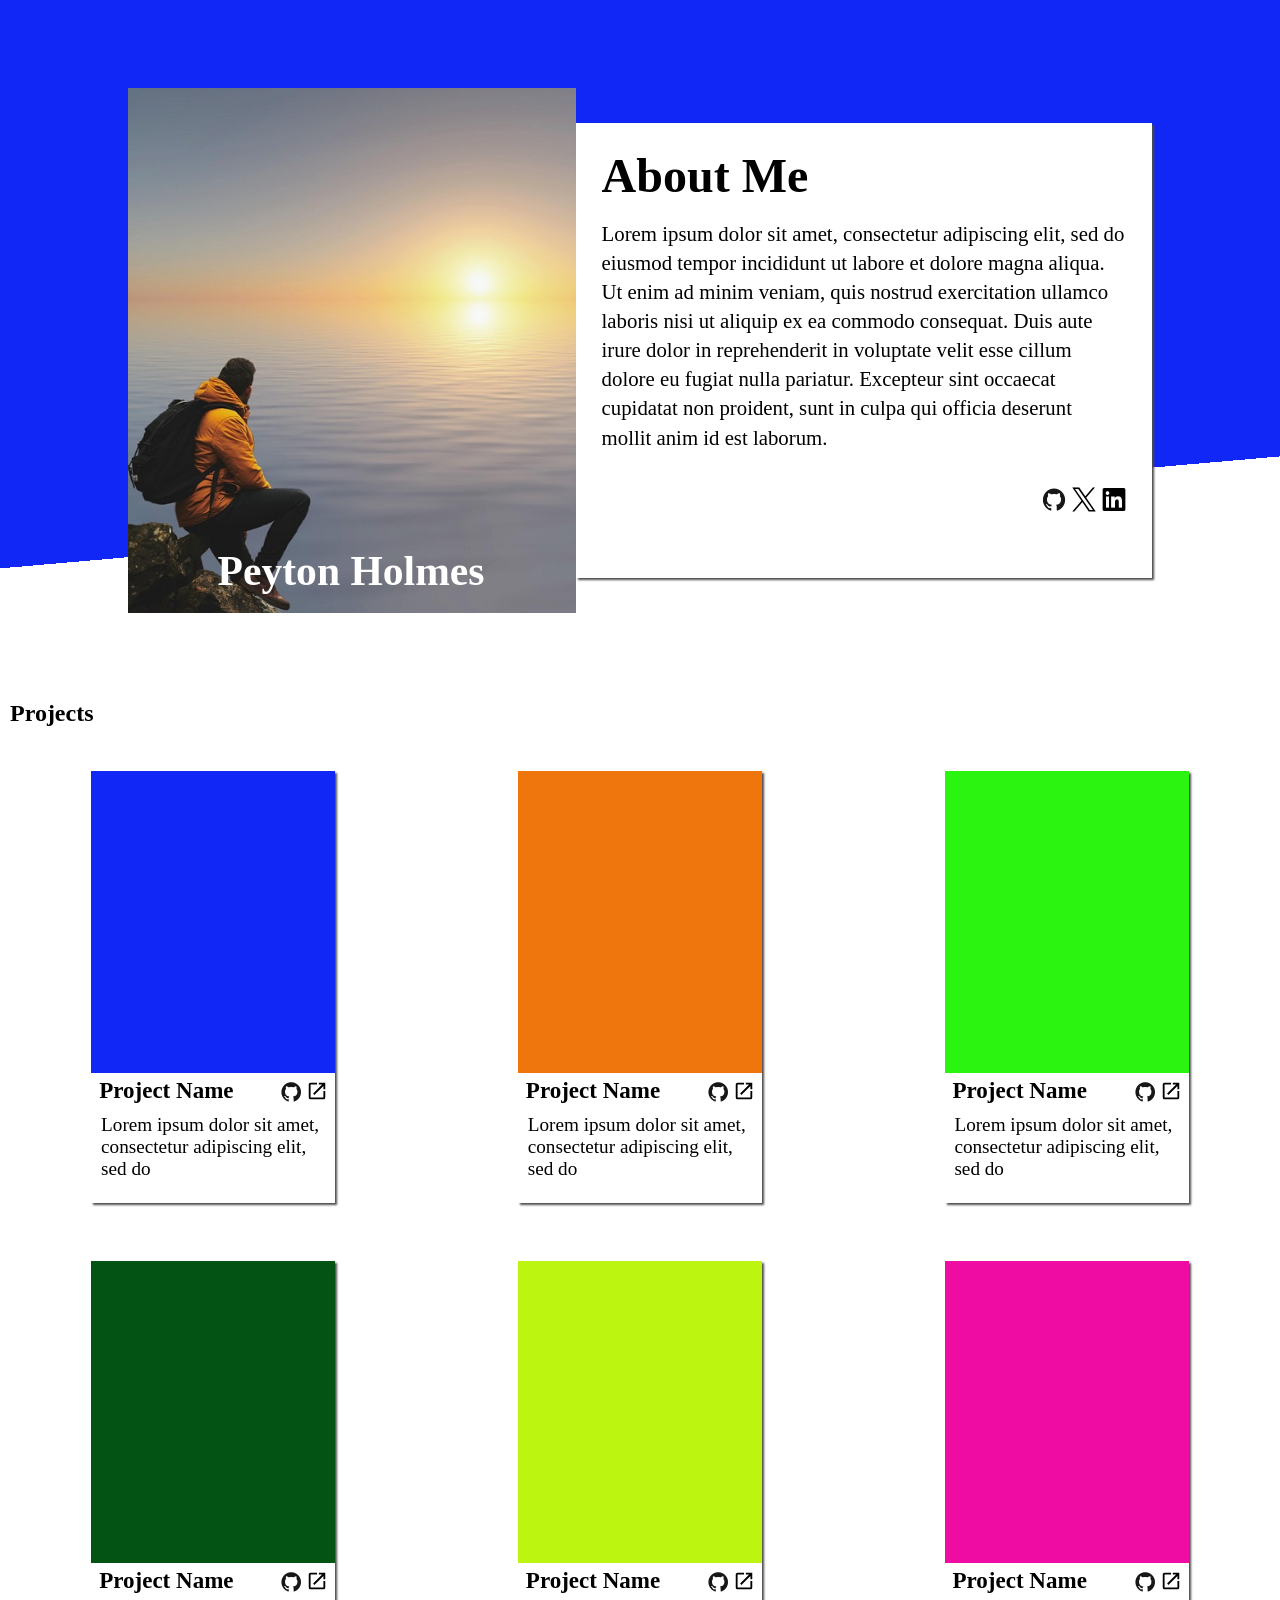
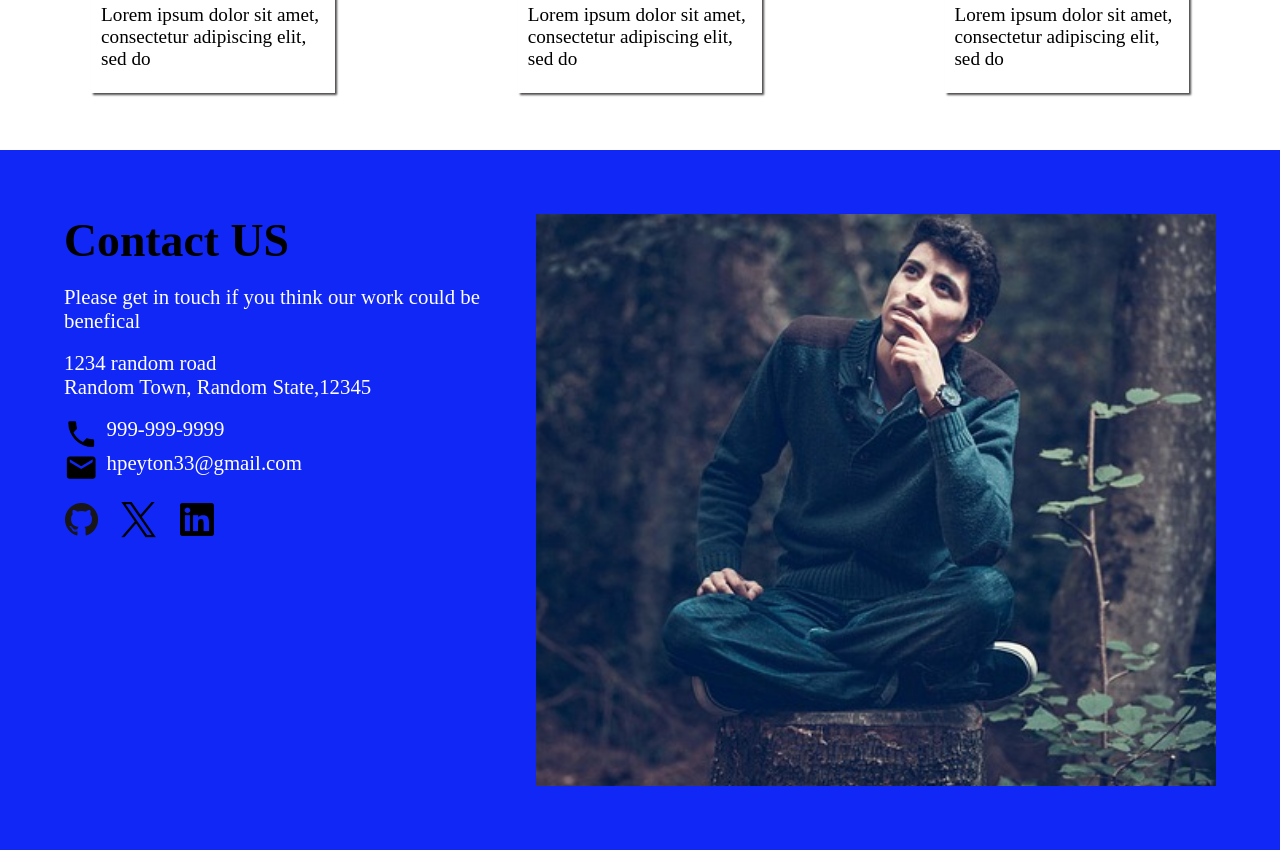
<file: index.html>
<!doctype html><html lang="en"><head><meta charset="UTF-8"><meta name="viewport" content="width=device-width,initial-scale=1"><title>Mock Portolio</title><script defer="defer" src="app.bundle.js"></script></head><body><header><picture class="picture-desktop"><source media="(max-width:650px)" srcset="1bccf05fd216ba1d3443.jpg"><source media="(max-width:1050px)" srcset="a8cd543f234674c13169.jpg"><img src="a8158f188c863b4bb228.jpg" alt="Flowers"></picture><div><picture class="picture-tablet"><source media="(max-width:650px)" srcset="1bccf05fd216ba1d3443.jpg"><source media="(max-width:1050px)" srcset="a8cd543f234674c13169.jpg"><img src="a8158f188c863b4bb228.jpg" alt="Flowers"></picture><h1 class="title">Peyton Holmes</h1><h2>About Me</h2><p>Lorem ipsum dolor sit amet, consectetur adipiscing elit, sed do eiusmod tempor incididunt ut labore et dolore magna aliqua. Ut enim ad minim veniam, quis nostrud exercitation ullamco laboris nisi ut aliquip ex ea commodo consequat. Duis aute irure dolor in reprehenderit in voluptate velit esse cillum dolore eu fugiat nulla pariatur. Excepteur sint occaecat cupidatat non proident, sunt in culpa qui officia deserunt mollit anim id est laborum.</p><div class="icon-holder"><i class="devicon-github-original colored" id="github"></i> <i class="devicon-twitter-original" id="twitter"></i> <i class="devicon-linkedin-plain" id="linkedin"></i></div></div></header><main><h2>Projects</h2><section><section class="card one"><div class="background"></div><div class="card-bottom"><div class="card-name"><h3>Project Name</h3><i class="devicon-github-original colored"></i><i class="open-new"></i></div><p class="cardtext">Lorem ipsum dolor sit amet, consectetur adipiscing elit, sed do</p></div></section><section class="card two"><div class="background"></div><div><div class="card-name"><h3>Project Name</h3><i class="devicon-github-original colored"></i><i class="open-new"></i></div><p class="cardtext">Lorem ipsum dolor sit amet, consectetur adipiscing elit, sed do</p></div></section><section class="card three"><div class="background"></div><div><div class="card-name"><h3>Project Name</h3><i class="devicon-github-original colored"></i><i class="open-new"></i></div><p class="cardtext">Lorem ipsum dolor sit amet, consectetur adipiscing elit, sed do</p></div></section><section class="card four"><div class="background"></div><div><div class="card-name"><h3>Project Name</h3><i class="devicon-github-original colored"></i><i class="open-new"></i></div><p class="cardtext">Lorem ipsum dolor sit amet, consectetur adipiscing elit, sed do</p></div></section><section class="card five"><div class="background"></div><div><div class="card-name"><h3>Project Name</h3><i class="devicon-github-original colored"></i><i class="open-new"></i></div><p class="cardtext">Lorem ipsum dolor sit amet, consectetur adipiscing elit, sed do</p></div></section><section class="card six"><div class="background"></div><div><div class="card-name"><h3>Project Name</h3><i class="devicon-github-original colored"></i><i class="open-new"></i></div><p class="cardtext">Lorem ipsum dolor sit amet, consectetur adipiscing elit, sed do</p></div></section></section></main><footer><section><h2>Contact US</h2><p>Please get in touch if you think our work could be benefical</p><p>1234 random road<br>Random Town, Random State,12345<br></p><div class="phone-email-holder"><div class="phone-holder"><i class="phone-icon"></i><p>999-999-9999</p></div><div class="email-holder"><i class="email-icon"></i><p>hpeyton33@gmail.com</p></div></div><div class="icon-holder-footer"><i class="devicon-github-original colored" id="github"></i> <i class="devicon-twitter-original" id="twitter"></i> <i class="devicon-linkedin-plain" id="linkedin"></i></div></section><picture class="contact-us-picture"><source media="(max-width:640px)" srcset="43b7a20c90ea61c60c0c.jpg"><source media="(max-width:1280px)" srcset="f61a0fab77df79aad95d.jpg"><img class="contact-us-image" src="f61a0fab77df79aad95d.jpg" alt="picture of a man thinking"></picture></footer></body></html>
</file>
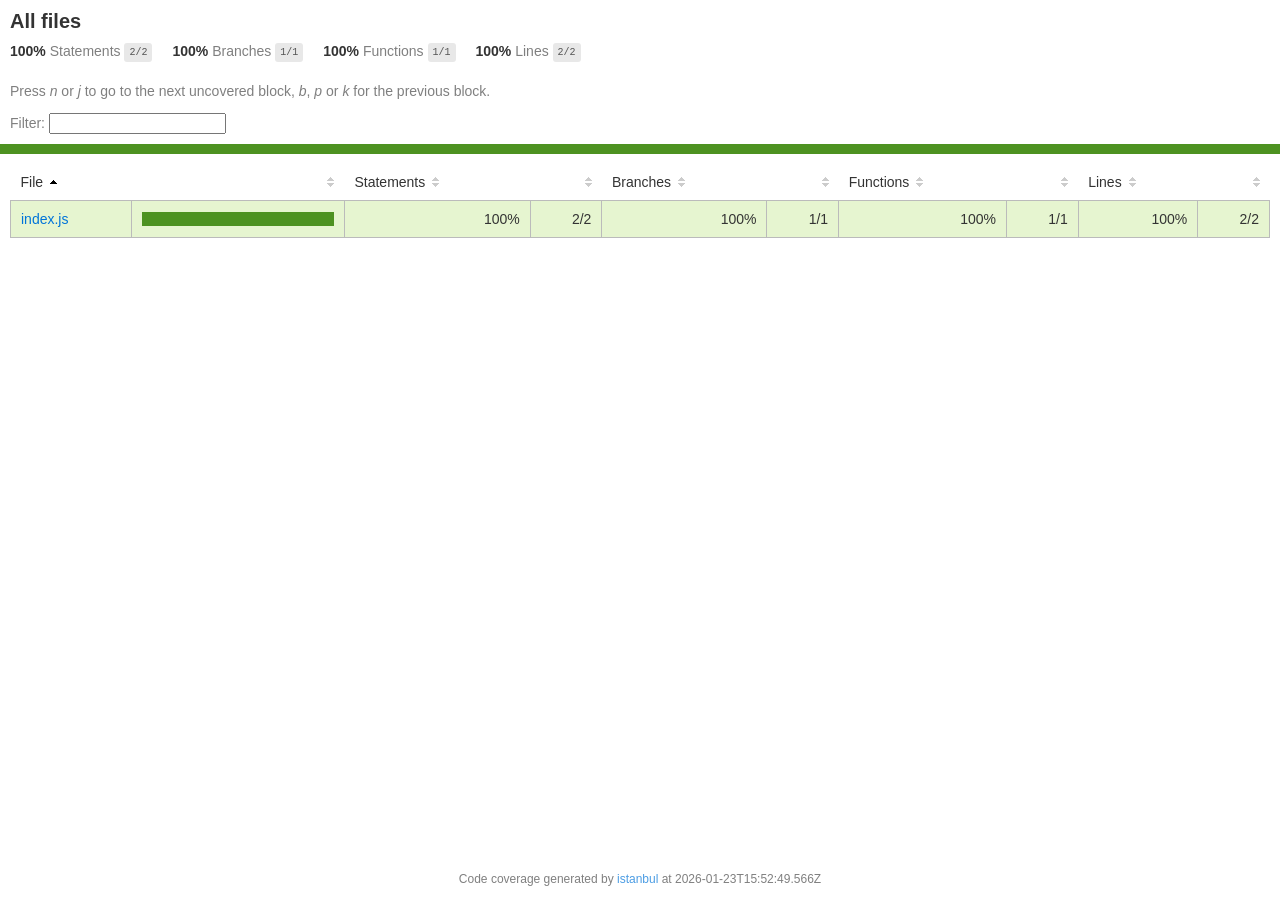
<file: coverage/lcov-report/index.html>
<!doctype html>
<html lang="en">

<head>
    <title>Code coverage report for All files</title>
    <meta charset="utf-8" />
    <link rel="stylesheet" href="prettify.css" />
    <link rel="stylesheet" href="base.css" />
    <link rel="shortcut icon" type="image/x-icon" href="favicon.png" />
    <meta name="viewport" content="width=device-width, initial-scale=1" />
    <style type='text/css'>
        .coverage-summary .sorter {
            background-image: url(sort-arrow-sprite.png);
        }
    </style>
</head>
    
<body>
<div class='wrapper'>
    <div class='pad1'>
        <h1>All files</h1>
        <div class='clearfix'>
            
            <div class='fl pad1y space-right2'>
                <span class="strong">100% </span>
                <span class="quiet">Statements</span>
                <span class='fraction'>2/2</span>
            </div>
        
            
            <div class='fl pad1y space-right2'>
                <span class="strong">100% </span>
                <span class="quiet">Branches</span>
                <span class='fraction'>1/1</span>
            </div>
        
            
            <div class='fl pad1y space-right2'>
                <span class="strong">100% </span>
                <span class="quiet">Functions</span>
                <span class='fraction'>1/1</span>
            </div>
        
            
            <div class='fl pad1y space-right2'>
                <span class="strong">100% </span>
                <span class="quiet">Lines</span>
                <span class='fraction'>2/2</span>
            </div>
        
            
        </div>
        <p class="quiet">
            Press <em>n</em> or <em>j</em> to go to the next uncovered block, <em>b</em>, <em>p</em> or <em>k</em> for the previous block.
        </p>
        <template id="filterTemplate">
            <div class="quiet">
                Filter:
                <input type="search" id="fileSearch">
            </div>
        </template>
    </div>
    <div class='status-line high'></div>
    <div class="pad1">
<table class="coverage-summary">
<thead>
<tr>
   <th data-col="file" data-fmt="html" data-html="true" class="file">File</th>
   <th data-col="pic" data-type="number" data-fmt="html" data-html="true" class="pic"></th>
   <th data-col="statements" data-type="number" data-fmt="pct" class="pct">Statements</th>
   <th data-col="statements_raw" data-type="number" data-fmt="html" class="abs"></th>
   <th data-col="branches" data-type="number" data-fmt="pct" class="pct">Branches</th>
   <th data-col="branches_raw" data-type="number" data-fmt="html" class="abs"></th>
   <th data-col="functions" data-type="number" data-fmt="pct" class="pct">Functions</th>
   <th data-col="functions_raw" data-type="number" data-fmt="html" class="abs"></th>
   <th data-col="lines" data-type="number" data-fmt="pct" class="pct">Lines</th>
   <th data-col="lines_raw" data-type="number" data-fmt="html" class="abs"></th>
</tr>
</thead>
<tbody><tr>
	<td class="file high" data-value="index.js"><a href="index.js.html">index.js</a></td>
	<td data-value="100" class="pic high">
	<div class="chart"><div class="cover-fill cover-full" style="width: 100%"></div><div class="cover-empty" style="width: 0%"></div></div>
	</td>
	<td data-value="100" class="pct high">100%</td>
	<td data-value="2" class="abs high">2/2</td>
	<td data-value="100" class="pct high">100%</td>
	<td data-value="1" class="abs high">1/1</td>
	<td data-value="100" class="pct high">100%</td>
	<td data-value="1" class="abs high">1/1</td>
	<td data-value="100" class="pct high">100%</td>
	<td data-value="2" class="abs high">2/2</td>
	</tr>

</tbody>
</table>
</div>
                <div class='push'></div><!-- for sticky footer -->
            </div><!-- /wrapper -->
            <div class='footer quiet pad2 space-top1 center small'>
                Code coverage generated by
                <a href="https://istanbul.js.org/" target="_blank" rel="noopener noreferrer">istanbul</a>
                at 2026-01-23T15:52:49.566Z
            </div>
        <script src="prettify.js"></script>
        <script>
            window.onload = function () {
                prettyPrint();
            };
        </script>
        <script src="sorter.js"></script>
        <script src="block-navigation.js"></script>
    </body>
</html>
</file>
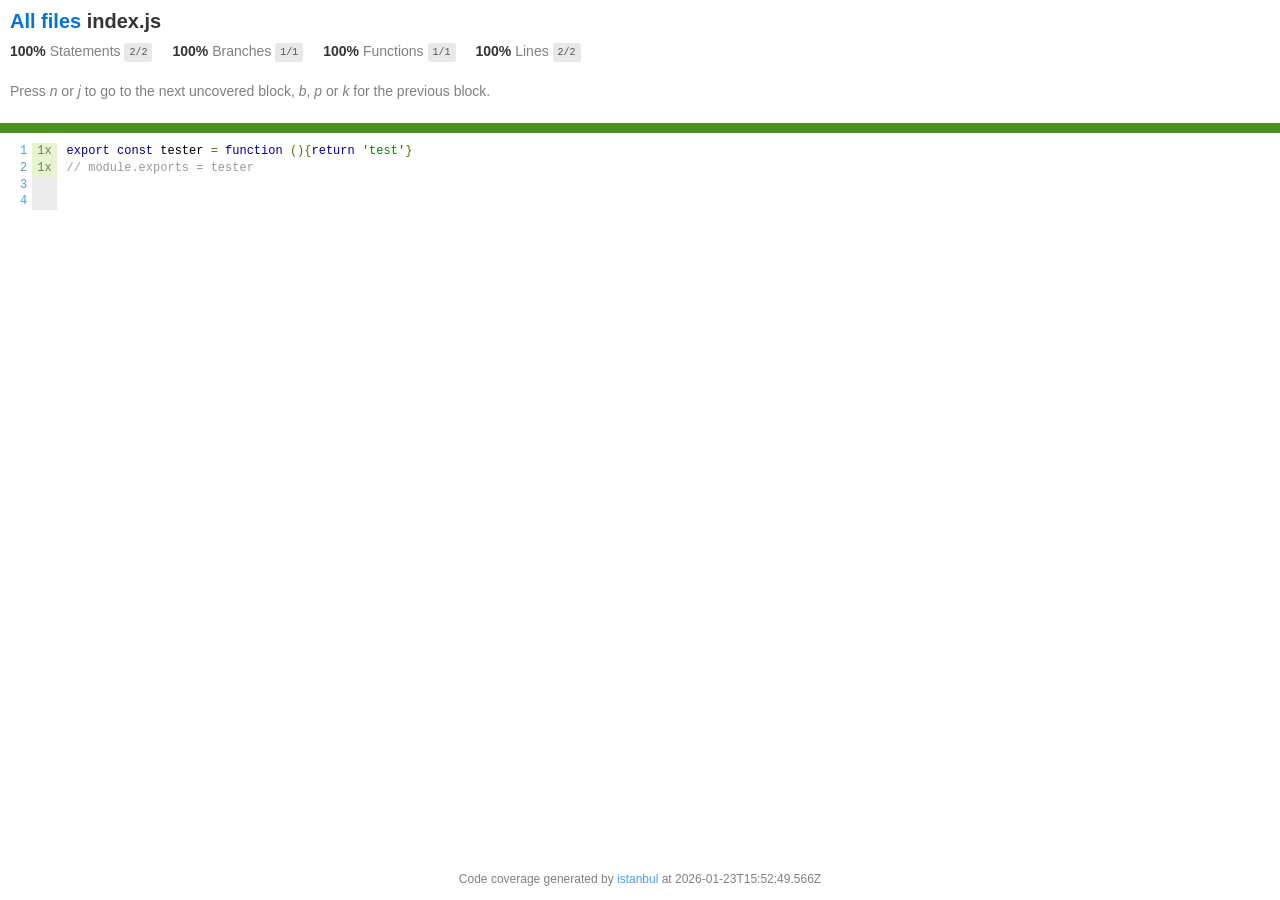
<file: coverage/lcov-report/index.js.html>
<!doctype html>
<html lang="en">

<head>
    <title>Code coverage report for index.js</title>
    <meta charset="utf-8" />
    <link rel="stylesheet" href="prettify.css" />
    <link rel="stylesheet" href="base.css" />
    <link rel="shortcut icon" type="image/x-icon" href="favicon.png" />
    <meta name="viewport" content="width=device-width, initial-scale=1" />
    <style type='text/css'>
        .coverage-summary .sorter {
            background-image: url(sort-arrow-sprite.png);
        }
    </style>
</head>
    
<body>
<div class='wrapper'>
    <div class='pad1'>
        <h1><a href="index.html">All files</a> index.js</h1>
        <div class='clearfix'>
            
            <div class='fl pad1y space-right2'>
                <span class="strong">100% </span>
                <span class="quiet">Statements</span>
                <span class='fraction'>2/2</span>
            </div>
        
            
            <div class='fl pad1y space-right2'>
                <span class="strong">100% </span>
                <span class="quiet">Branches</span>
                <span class='fraction'>1/1</span>
            </div>
        
            
            <div class='fl pad1y space-right2'>
                <span class="strong">100% </span>
                <span class="quiet">Functions</span>
                <span class='fraction'>1/1</span>
            </div>
        
            
            <div class='fl pad1y space-right2'>
                <span class="strong">100% </span>
                <span class="quiet">Lines</span>
                <span class='fraction'>2/2</span>
            </div>
        
            
        </div>
        <p class="quiet">
            Press <em>n</em> or <em>j</em> to go to the next uncovered block, <em>b</em>, <em>p</em> or <em>k</em> for the previous block.
        </p>
        <template id="filterTemplate">
            <div class="quiet">
                Filter:
                <input type="search" id="fileSearch">
            </div>
        </template>
    </div>
    <div class='status-line high'></div>
    <pre><table class="coverage">
<tr><td class="line-count quiet"><a name='L1'></a><a href='#L1'>1</a>
<a name='L2'></a><a href='#L2'>2</a>
<a name='L3'></a><a href='#L3'>3</a>
<a name='L4'></a><a href='#L4'>4</a></td><td class="line-coverage quiet"><span class="cline-any cline-yes">1x</span>
<span class="cline-any cline-yes">1x</span>
<span class="cline-any cline-neutral">&nbsp;</span>
<span class="cline-any cline-neutral">&nbsp;</span></td><td class="text"><pre class="prettyprint lang-js">export const tester = function (){return 'test'}
// module.exports = tester
&nbsp;
&nbsp;</pre></td></tr></table></pre>

                <div class='push'></div><!-- for sticky footer -->
            </div><!-- /wrapper -->
            <div class='footer quiet pad2 space-top1 center small'>
                Code coverage generated by
                <a href="https://istanbul.js.org/" target="_blank" rel="noopener noreferrer">istanbul</a>
                at 2026-01-23T15:52:49.566Z
            </div>
        <script src="prettify.js"></script>
        <script>
            window.onload = function () {
                prettyPrint();
            };
        </script>
        <script src="sorter.js"></script>
        <script src="block-navigation.js"></script>
    </body>
</html>
</file>
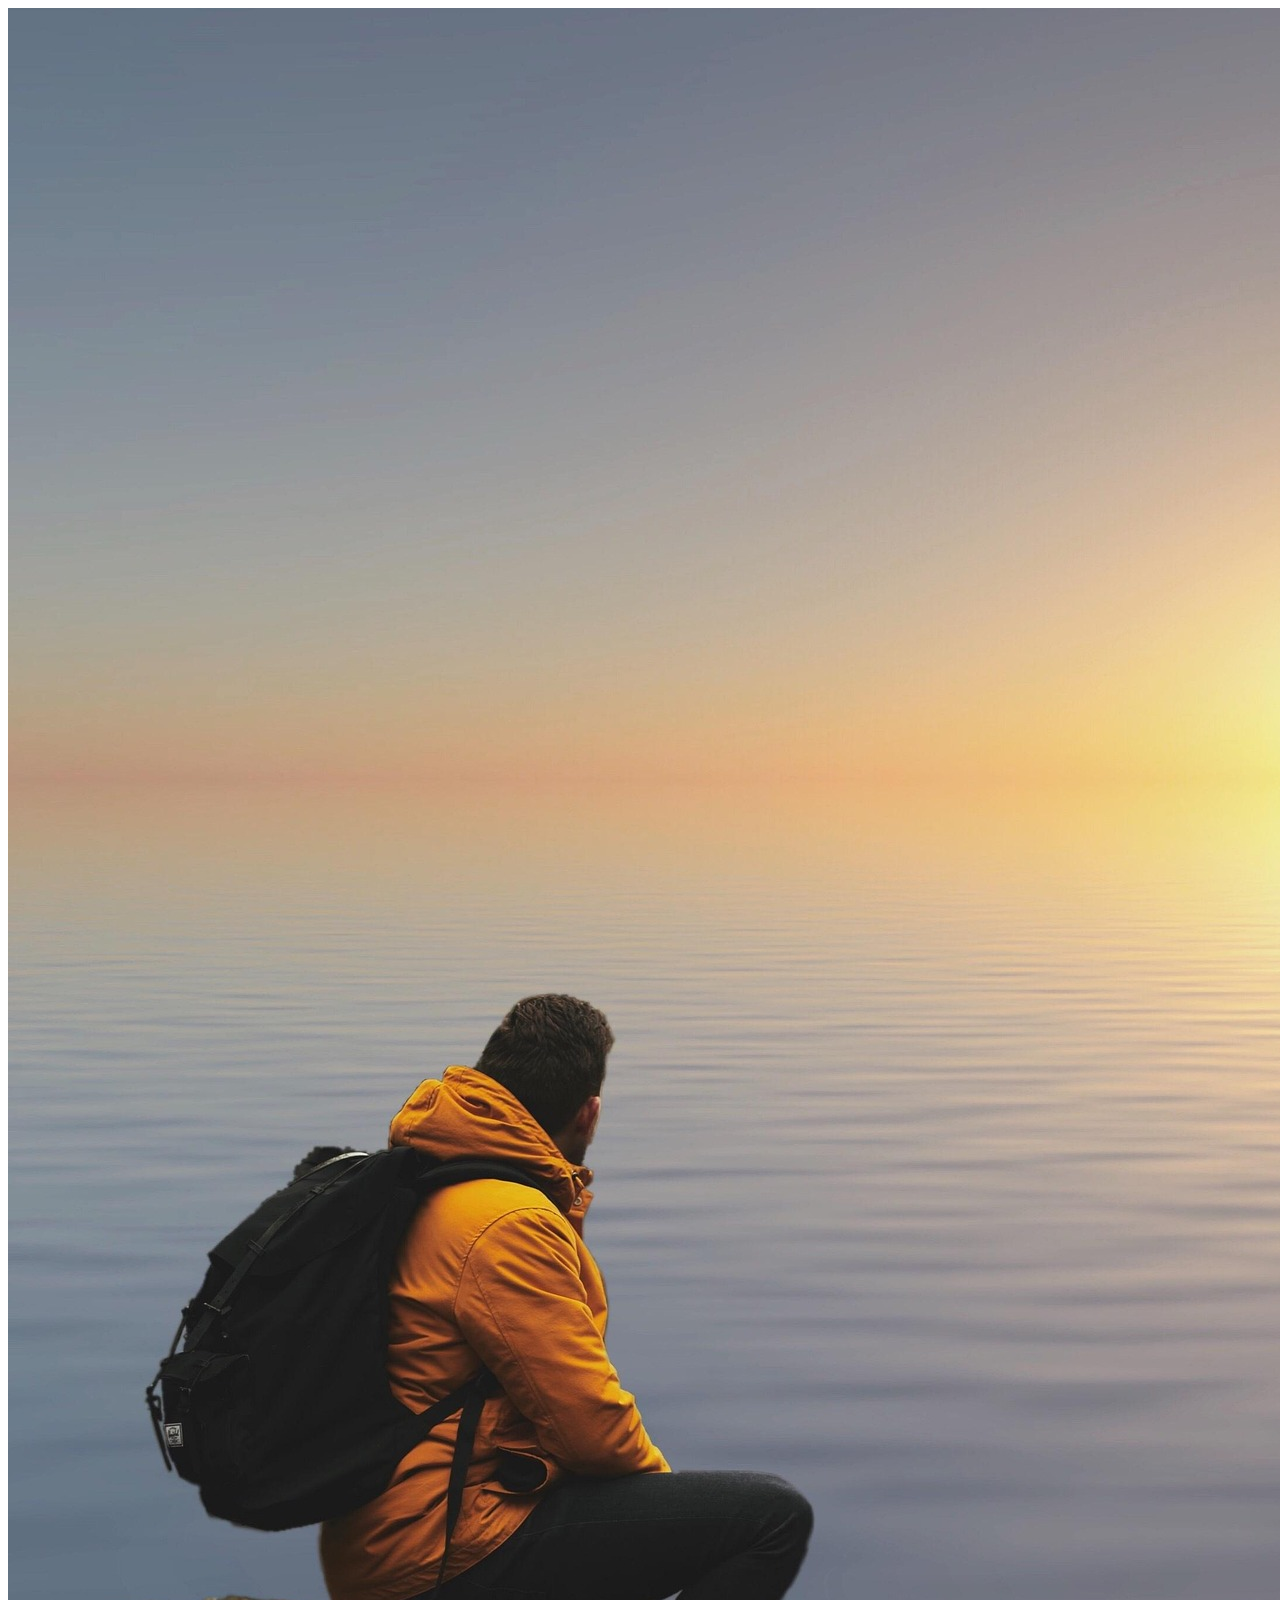
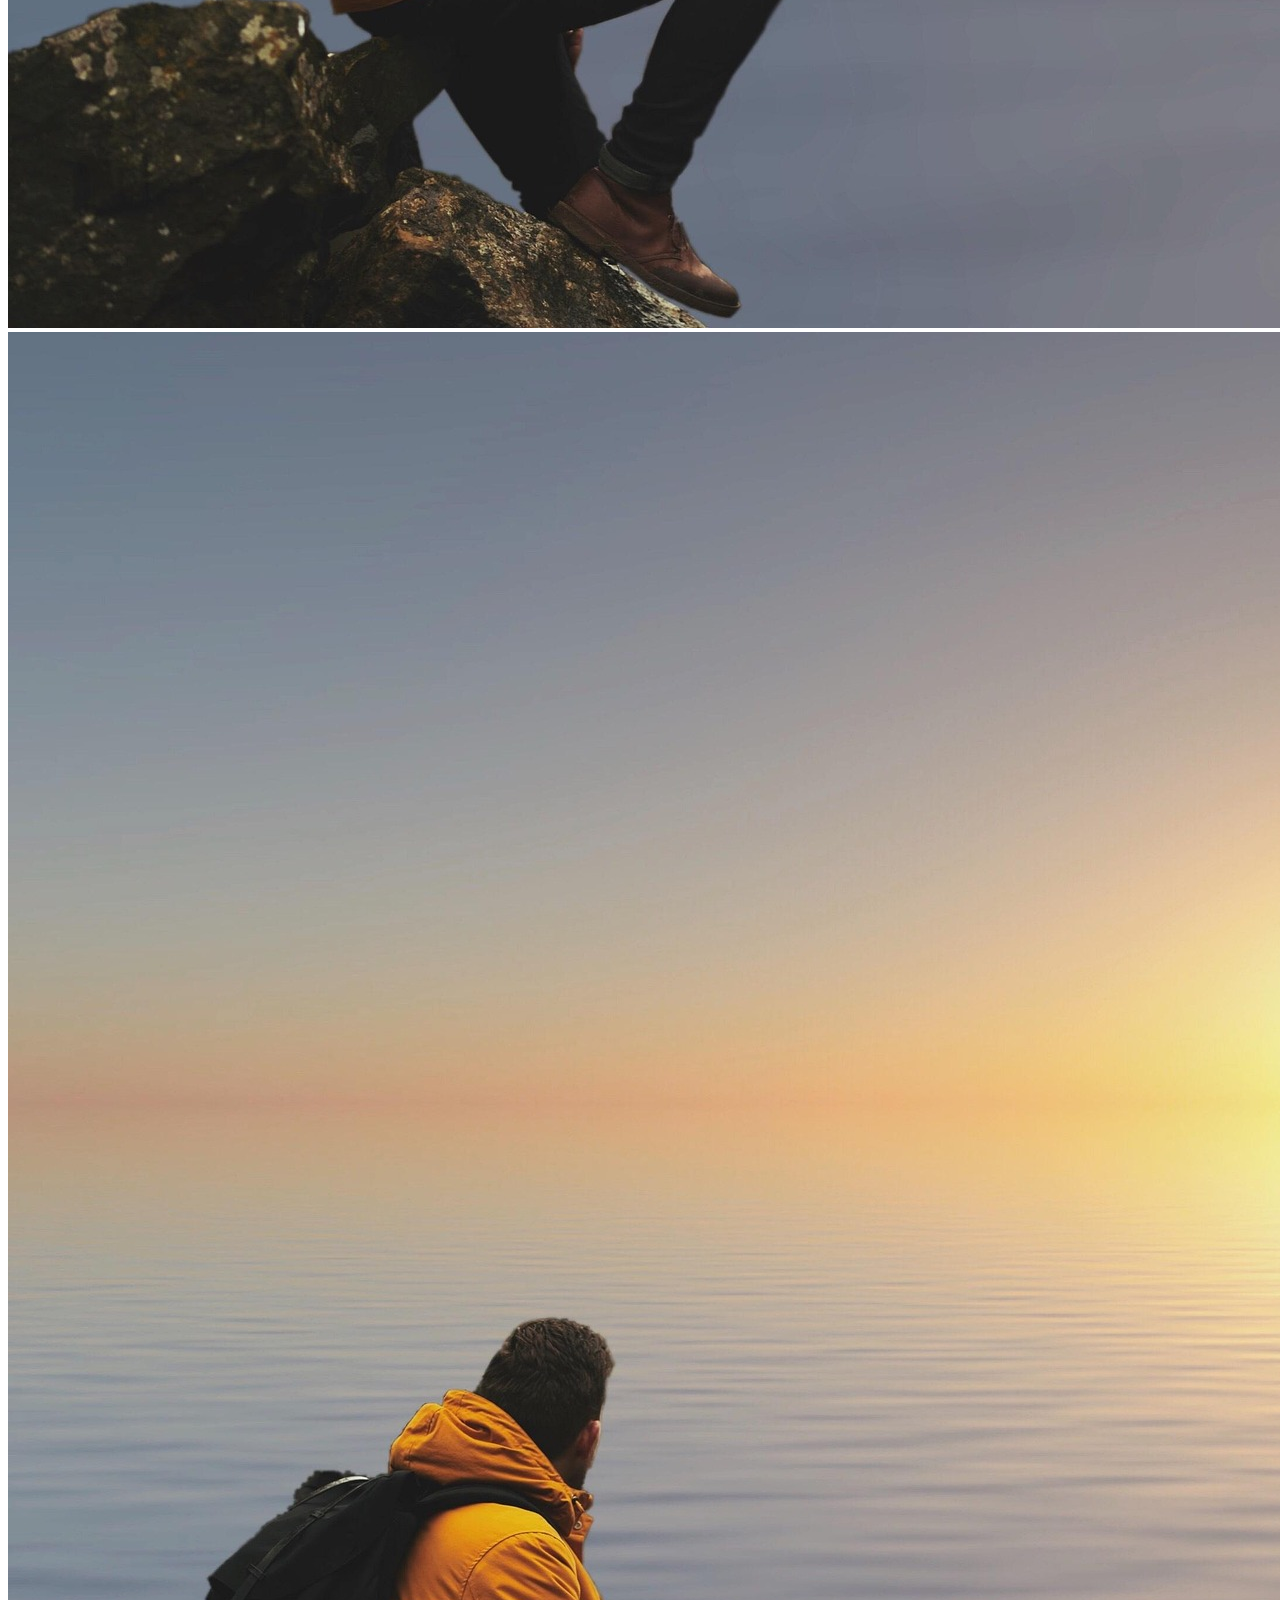
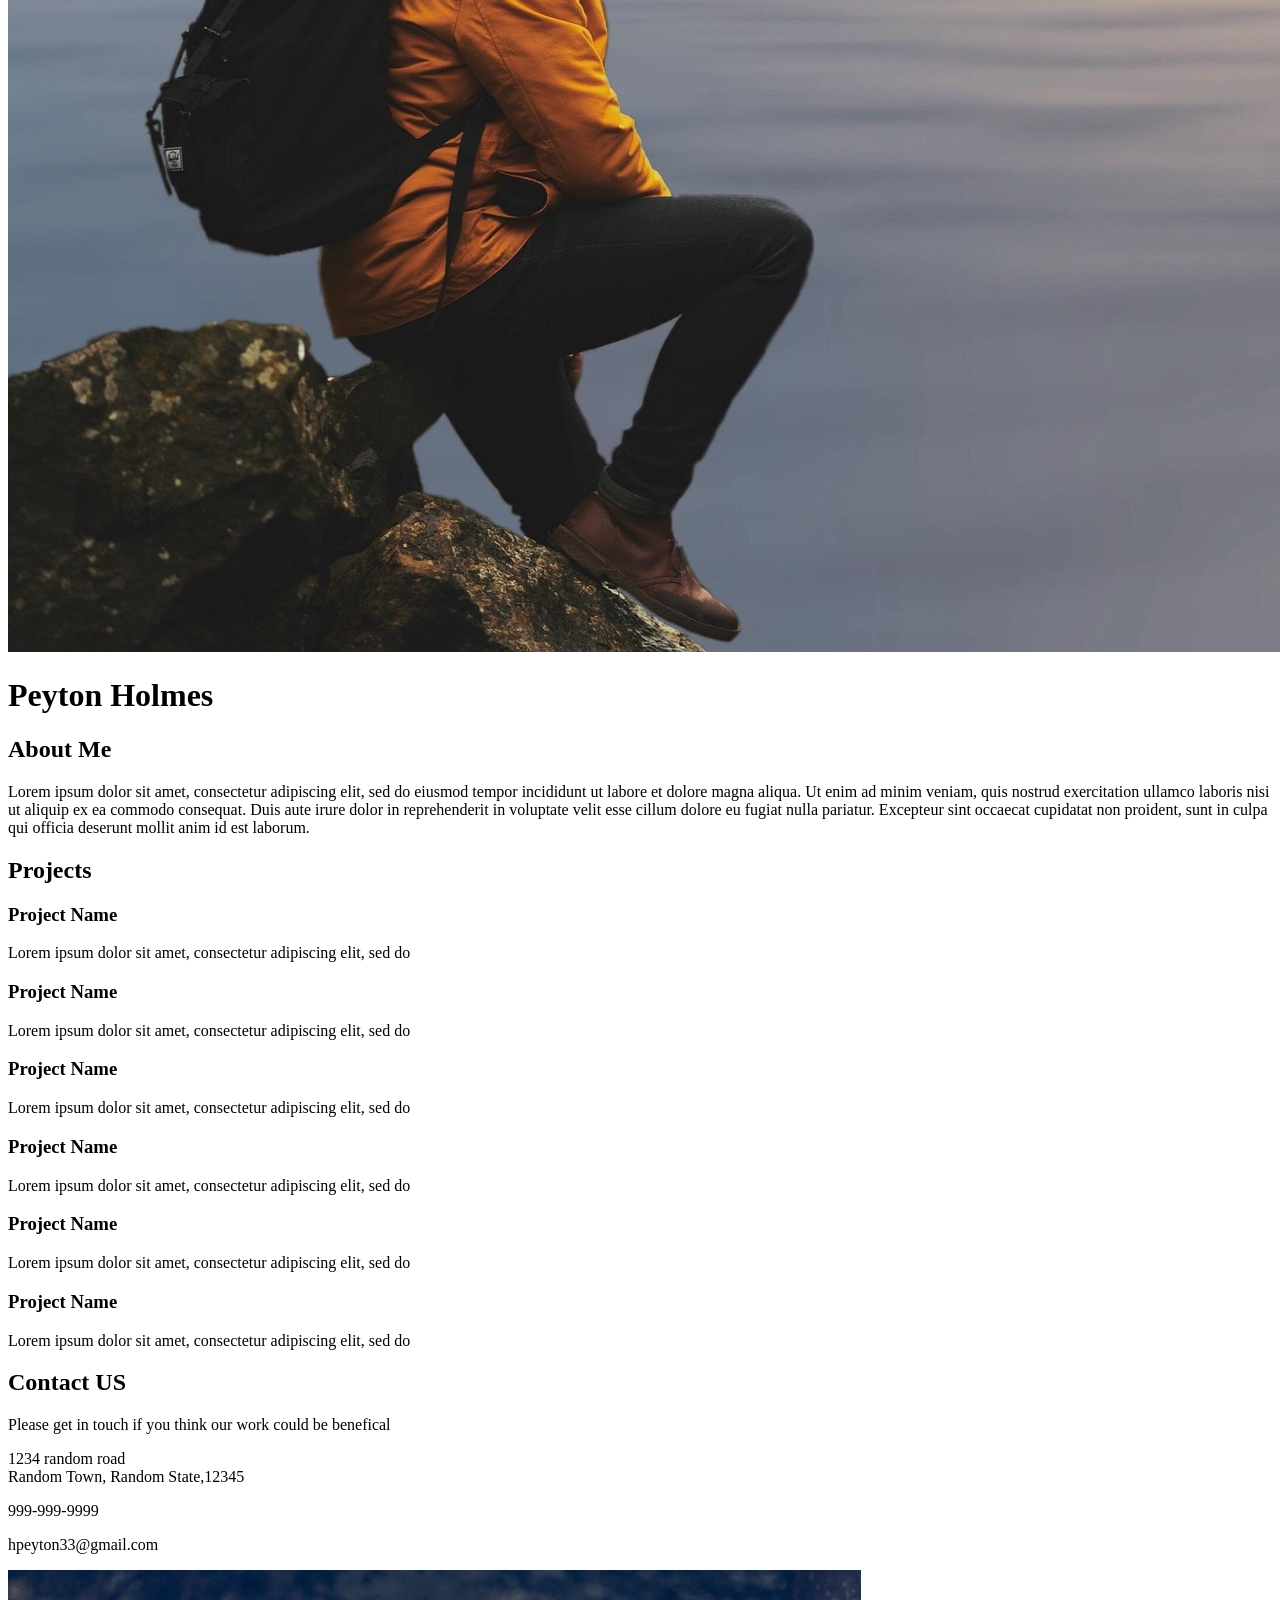
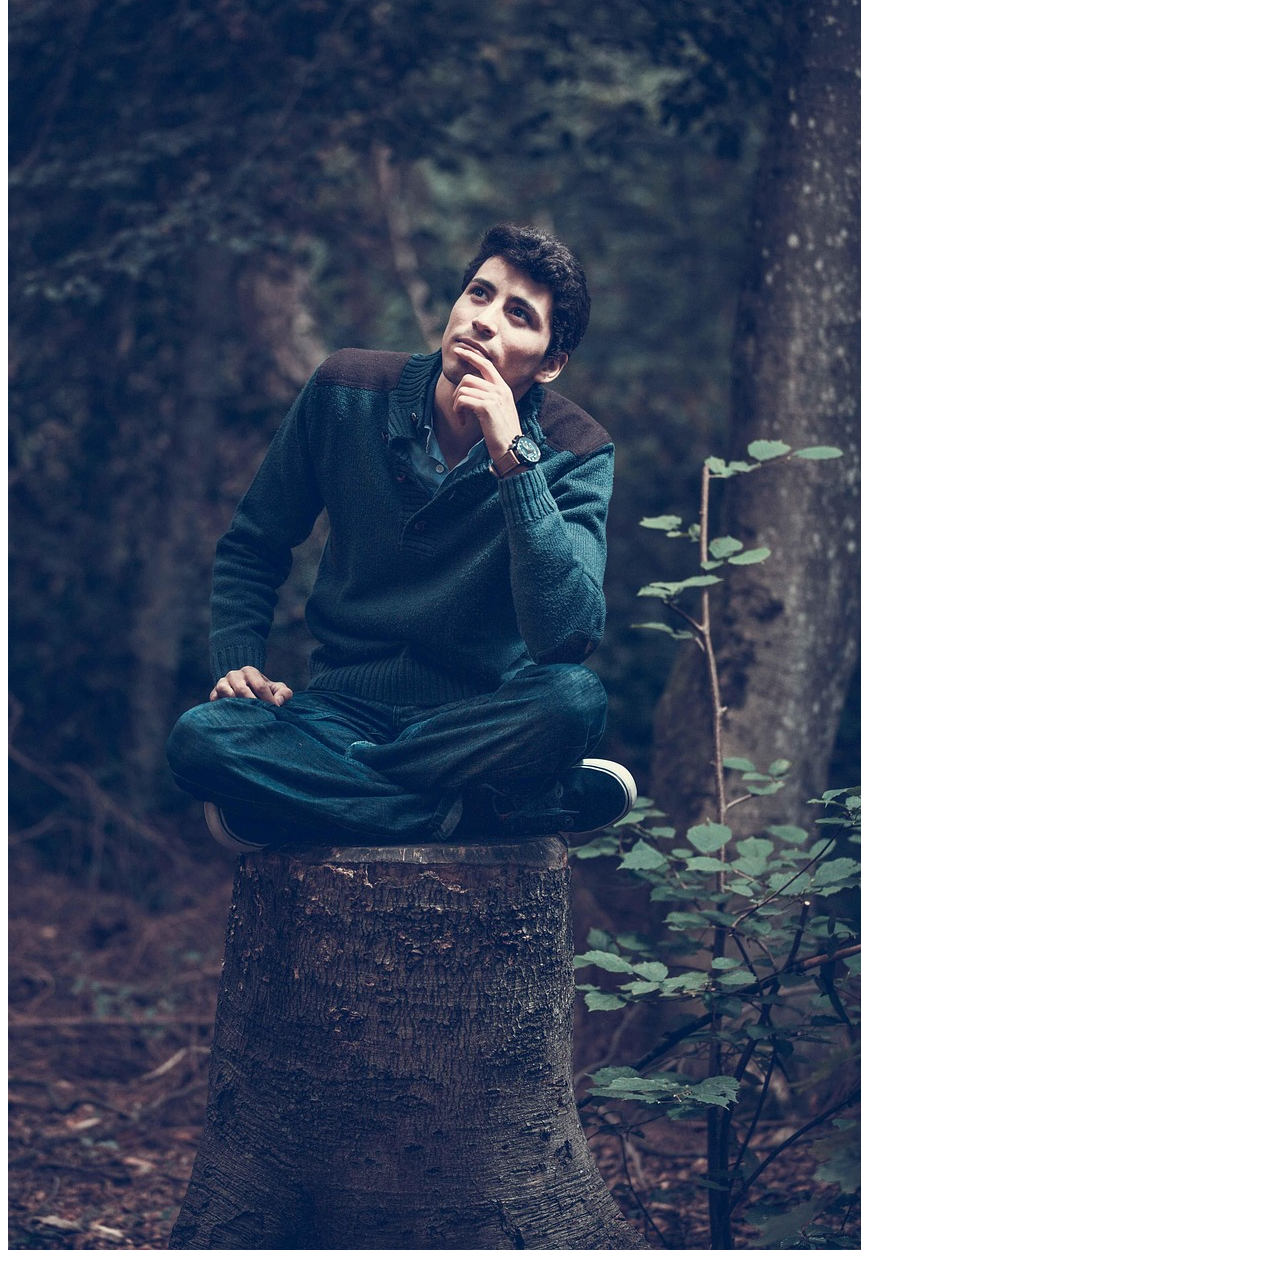
<file: src/html/template.html>
<!DOCTYPE html>
<html lang="en">
<head>
    <meta charset="UTF-8">
    <meta name="viewport" content="width=device-width, initial-scale=1.0">
    <title>Mock Portolio</title>
</head>
<body>
    <header>
        <picture class="picture-desktop">
             <source media="(max-width:650px)" srcset="../images/3205123-ocean-1919639_640.jpg">
            <source media="(max-width:1050px)" srcset="../images/3205123-ocean-1919639_1280.jpg">
            <img src="../images/3205123-ocean-1919639_1920.jpg" alt="Flowers"> 
        </picture>
        <div>
            <picture class="picture-tablet">
             <source media="(max-width:650px)" srcset="../images/3205123-ocean-1919639_640.jpg">
            <source media="(max-width:1050px)" srcset="../images/3205123-ocean-1919639_1280.jpg">
            <img src="../images/3205123-ocean-1919639_1920.jpg" alt="Flowers"> 
        </picture>
            <h1 class="title">Peyton Holmes</h1>
            <h2>About Me</h2>
            <p>Lorem ipsum dolor sit amet, consectetur adipiscing elit, sed do eiusmod tempor incididunt ut labore et dolore magna aliqua. 
            Ut enim ad minim veniam, quis nostrud exercitation ullamco laboris nisi ut aliquip ex ea commodo consequat. Duis aute irure dolor in reprehenderit in voluptate velit esse cillum dolore eu fugiat nulla pariatur. Excepteur sint occaecat cupidatat non proident, sunt in culpa qui officia deserunt mollit anim id est laborum.</p>
            <div class="icon-holder">
                <i class="devicon-github-original colored" id="github"></i>
                <i class="devicon-twitter-original" id="twitter"></i>
                <i class="devicon-linkedin-plain" id="linkedin"></i>
            </div>
        </div>
    </header>
    <main>

            <h2>Projects</h2>
            <section>    
            <section class="card one">
                <div class="background"></div>
                <div class="card-bottom">
            <div class="card-name">
                <h3>Project Name</h3>
                <i class="devicon-github-original colored"></i><i class="open-new"></i></div>
            <p class="cardtext">Lorem ipsum dolor sit amet, consectetur adipiscing elit, sed do</p>
                </div>
            </section>
            <section class="card two">
                <div class="background"></div>
                <div>
            <div class="card-name">
                <h3>Project Name</h3>
                <i class="devicon-github-original colored"></i><i class="open-new"></i></div>
            <p class="cardtext">Lorem ipsum dolor sit amet, consectetur adipiscing elit, sed do</p>
                </div>
            </section>
            <section class="card three">
                <div class="background"></div>
                <div>
            <div class="card-name">
                <h3>Project Name</h3>
                <i class="devicon-github-original colored"></i><i class="open-new"></i></div>
            <p class="cardtext">Lorem ipsum dolor sit amet, consectetur adipiscing elit, sed do</p>
                </div>
            </section>
            <section class="card four">
                <div class="background"></div>
                <div>
            <div class="card-name">
                <h3>Project Name</h3>
                <i class="devicon-github-original colored"></i><i class="open-new"></i></div>
            <p class="cardtext">Lorem ipsum dolor sit amet, consectetur adipiscing elit, sed do</p>
                </div>
            </section>
            <section class="card five">
                <div class="background"></div>
                <div>
            <div class="card-name">
                <h3>Project Name</h3>
                <i class="devicon-github-original colored"></i><i class="open-new"></i></div>
            <p class="cardtext">Lorem ipsum dolor sit amet, consectetur adipiscing elit, sed do</p>
                </div>
            </section>
            <section class="card six">
                <div class="background"></div>
                <div>
            <div class="card-name">
                <h3>Project Name</h3>
                <i class="devicon-github-original colored"></i><i class="open-new"></i></div>
            <p class="cardtext">Lorem ipsum dolor sit amet, consectetur adipiscing elit, sed do</p>
                </div>
            </section>
            </section>
    </main>
    <footer>
    <section>
        <h2>Contact US</h2>
        <p>Please get in touch if you think our work could be benefical</p>
        <p>1234 random road <br>
        Random Town, Random State,12345 <br>
        </p>
        <div class="phone-email-holder">
            <div class="phone-holder"><i class="phone-icon"></i><p>999-999-9999</p></div>
            <div class="email-holder"><i class="email-icon"></i><p>hpeyton33@gmail.com</p></div>
        </div>
        <div class="icon-holder-footer">
                <i class="devicon-github-original colored" id="github"></i>
                <i class="devicon-twitter-original" id="twitter"></i>
                <i class="devicon-linkedin-plain" id="linkedin"></i>
        </div>
    </section>
    <picture class="contact-us-picture">
         <source media="(max-width:640px)" srcset="../images/carlosalvarenga-man-1276384_640.jpg">
         <source media="(max-width:1280px)" srcset="../images/carlosalvarenga-man-1276384_1280.jpg">
         <img class="contact-us-image" src="../images/carlosalvarenga-man-1276384_1280.jpg" alt="picture of a man thinking"> 
    </picture>
    </footer>
</body>
</html>
</file>
<file: coverage/lcov-report/prettify.css>
.pln{color:#000}@media screen{.str{color:#080}.kwd{color:#008}.com{color:#800}.typ{color:#606}.lit{color:#066}.pun,.opn,.clo{color:#660}.tag{color:#008}.atn{color:#606}.atv{color:#080}.dec,.var{color:#606}.fun{color:red}}@media print,projection{.str{color:#060}.kwd{color:#006;font-weight:bold}.com{color:#600;font-style:italic}.typ{color:#404;font-weight:bold}.lit{color:#044}.pun,.opn,.clo{color:#440}.tag{color:#006;font-weight:bold}.atn{color:#404}.atv{color:#060}}pre.prettyprint{padding:2px;border:1px solid #888}ol.linenums{margin-top:0;margin-bottom:0}li.L0,li.L1,li.L2,li.L3,li.L5,li.L6,li.L7,li.L8{list-style-type:none}li.L1,li.L3,li.L5,li.L7,li.L9{background:#eee}
</file>
<file: coverage/lcov-report/base.css>
body, html {
  margin:0; padding: 0;
  height: 100%;
}
body {
    font-family: Helvetica Neue, Helvetica, Arial;
    font-size: 14px;
    color:#333;
}
.small { font-size: 12px; }
*, *:after, *:before {
  -webkit-box-sizing:border-box;
     -moz-box-sizing:border-box;
          box-sizing:border-box;
  }
h1 { font-size: 20px; margin: 0;}
h2 { font-size: 14px; }
pre {
    font: 12px/1.4 Consolas, "Liberation Mono", Menlo, Courier, monospace;
    margin: 0;
    padding: 0;
    -moz-tab-size: 2;
    -o-tab-size:  2;
    tab-size: 2;
}
a { color:#0074D9; text-decoration:none; }
a:hover { text-decoration:underline; }
.strong { font-weight: bold; }
.space-top1 { padding: 10px 0 0 0; }
.pad2y { padding: 20px 0; }
.pad1y { padding: 10px 0; }
.pad2x { padding: 0 20px; }
.pad2 { padding: 20px; }
.pad1 { padding: 10px; }
.space-left2 { padding-left:55px; }
.space-right2 { padding-right:20px; }
.center { text-align:center; }
.clearfix { display:block; }
.clearfix:after {
  content:'';
  display:block;
  height:0;
  clear:both;
  visibility:hidden;
  }
.fl { float: left; }
@media only screen and (max-width:640px) {
  .col3 { width:100%; max-width:100%; }
  .hide-mobile { display:none!important; }
}

.quiet {
  color: #7f7f7f;
  color: rgba(0,0,0,0.5);
}
.quiet a { opacity: 0.7; }

.fraction {
  font-family: Consolas, 'Liberation Mono', Menlo, Courier, monospace;
  font-size: 10px;
  color: #555;
  background: #E8E8E8;
  padding: 4px 5px;
  border-radius: 3px;
  vertical-align: middle;
}

div.path a:link, div.path a:visited { color: #333; }
table.coverage {
  border-collapse: collapse;
  margin: 10px 0 0 0;
  padding: 0;
}

table.coverage td {
  margin: 0;
  padding: 0;
  vertical-align: top;
}
table.coverage td.line-count {
    text-align: right;
    padding: 0 5px 0 20px;
}
table.coverage td.line-coverage {
    text-align: right;
    padding-right: 10px;
    min-width:20px;
}

table.coverage td span.cline-any {
    display: inline-block;
    padding: 0 5px;
    width: 100%;
}
.missing-if-branch {
    display: inline-block;
    margin-right: 5px;
    border-radius: 3px;
    position: relative;
    padding: 0 4px;
    background: #333;
    color: yellow;
}

.skip-if-branch {
    display: none;
    margin-right: 10px;
    position: relative;
    padding: 0 4px;
    background: #ccc;
    color: white;
}
.missing-if-branch .typ, .skip-if-branch .typ {
    color: inherit !important;
}
.coverage-summary {
  border-collapse: collapse;
  width: 100%;
}
.coverage-summary tr { border-bottom: 1px solid #bbb; }
.keyline-all { border: 1px solid #ddd; }
.coverage-summary td, .coverage-summary th { padding: 10px; }
.coverage-summary tbody { border: 1px solid #bbb; }
.coverage-summary td { border-right: 1px solid #bbb; }
.coverage-summary td:last-child { border-right: none; }
.coverage-summary th {
  text-align: left;
  font-weight: normal;
  white-space: nowrap;
}
.coverage-summary th.file { border-right: none !important; }
.coverage-summary th.pct { }
.coverage-summary th.pic,
.coverage-summary th.abs,
.coverage-summary td.pct,
.coverage-summary td.abs { text-align: right; }
.coverage-summary td.file { white-space: nowrap;  }
.coverage-summary td.pic { min-width: 120px !important;  }
.coverage-summary tfoot td { }

.coverage-summary .sorter {
    height: 10px;
    width: 7px;
    display: inline-block;
    margin-left: 0.5em;
    background: url(sort-arrow-sprite.png) no-repeat scroll 0 0 transparent;
}
.coverage-summary .sorted .sorter {
    background-position: 0 -20px;
}
.coverage-summary .sorted-desc .sorter {
    background-position: 0 -10px;
}
.status-line {  height: 10px; }
/* yellow */
.cbranch-no { background: yellow !important; color: #111; }
/* dark red */
.red.solid, .status-line.low, .low .cover-fill { background:#C21F39 }
.low .chart { border:1px solid #C21F39 }
.highlighted,
.highlighted .cstat-no, .highlighted .fstat-no, .highlighted .cbranch-no{
  background: #C21F39 !important;
}
/* medium red */
.cstat-no, .fstat-no, .cbranch-no, .cbranch-no { background:#F6C6CE }
/* light red */
.low, .cline-no { background:#FCE1E5 }
/* light green */
.high, .cline-yes { background:rgb(230,245,208) }
/* medium green */
.cstat-yes { background:rgb(161,215,106) }
/* dark green */
.status-line.high, .high .cover-fill { background:rgb(77,146,33) }
.high .chart { border:1px solid rgb(77,146,33) }
/* dark yellow (gold) */
.status-line.medium, .medium .cover-fill { background: #f9cd0b; }
.medium .chart { border:1px solid #f9cd0b; }
/* light yellow */
.medium { background: #fff4c2; }

.cstat-skip { background: #ddd; color: #111; }
.fstat-skip { background: #ddd; color: #111 !important; }
.cbranch-skip { background: #ddd !important; color: #111; }

span.cline-neutral { background: #eaeaea; }

.coverage-summary td.empty {
    opacity: .5;
    padding-top: 4px;
    padding-bottom: 4px;
    line-height: 1;
    color: #888;
}

.cover-fill, .cover-empty {
  display:inline-block;
  height: 12px;
}
.chart {
  line-height: 0;
}
.cover-empty {
    background: white;
}
.cover-full {
    border-right: none !important;
}
pre.prettyprint {
    border: none !important;
    padding: 0 !important;
    margin: 0 !important;
}
.com { color: #999 !important; }
.ignore-none { color: #999; font-weight: normal; }

.wrapper {
  min-height: 100%;
  height: auto !important;
  height: 100%;
  margin: 0 auto -48px;
}
.footer, .push {
  height: 48px;
}
</file>
